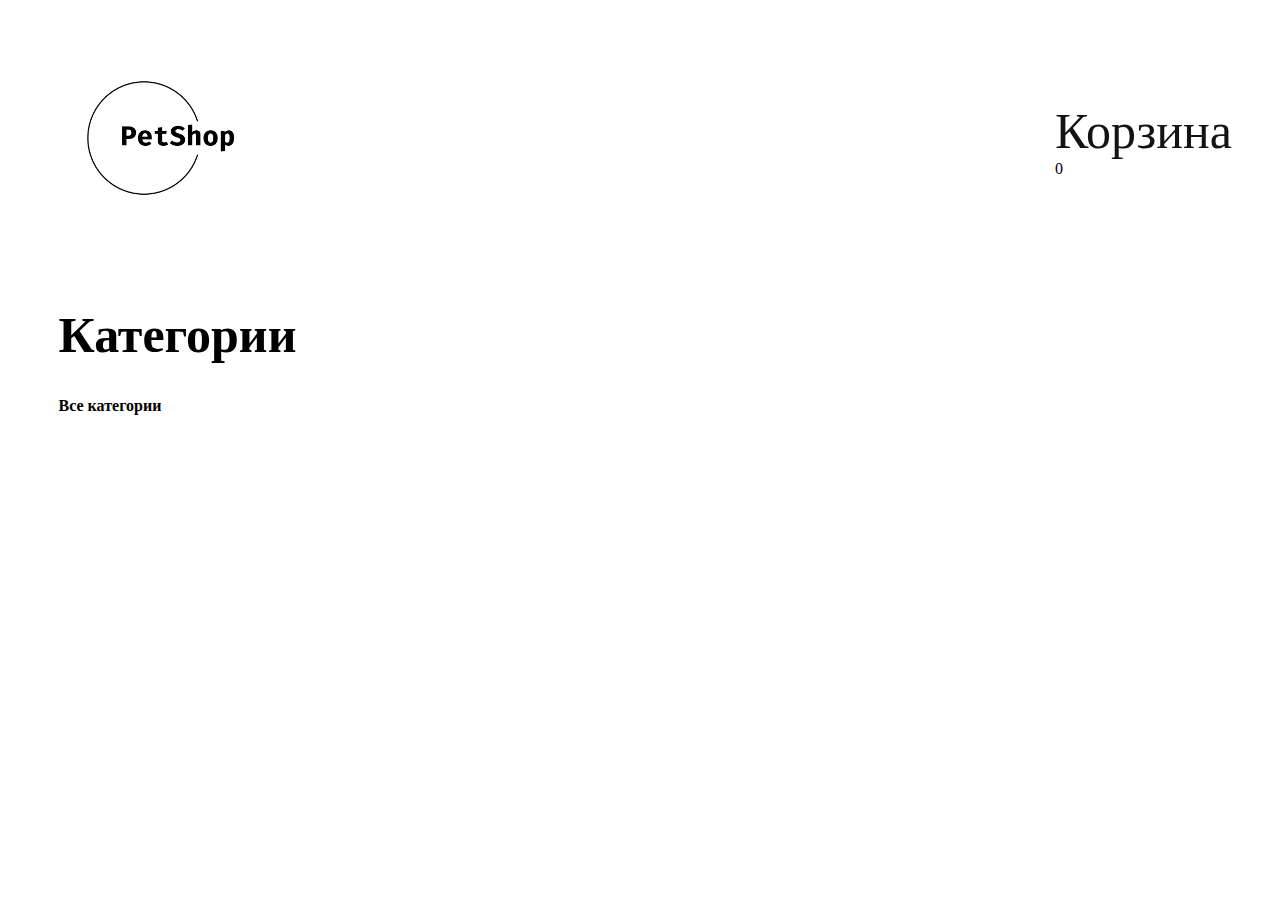
<file: pet shop/index.html>
<!DOCTYPE html>
<html lang="ru">

<head>
    <meta charset="UTF-8" />
    <meta name="viewport" content="width=device-width, initial-scale=1.0" />
    <title>PetShop!</title>
    <link rel="stylesheet" href="style.css" />
</head>

<body>
    <header class="header">
        <div class="container">
            <div class="header__inner">
                <a class="logo" href="#">
                    <img class="logo__img" src="images/logo-black.png" width="260" height="260" alt="nologo" />
                </a>
                <div class="card-container">
                    <a href="cart.html" class="basket">Корзина</a>
                    <div id="counter">
                        0
                    </div>
                </div>
            </div>
        </div>
        </div>
    </header>
    <section class="main_info" id="main">
        <div class="categories-container">
            <div class category></div>
                <h1 class="cat"><b>Категории </b></h1>
                <div class Allcategory></div>
        <a class="allcategoriezz"><b>Все категории </b> </a>
        </div>
        <div class="items-container">
        </div>
        
    </section>
    <script src="./main.js"></script>
</body>
</html>
</file>
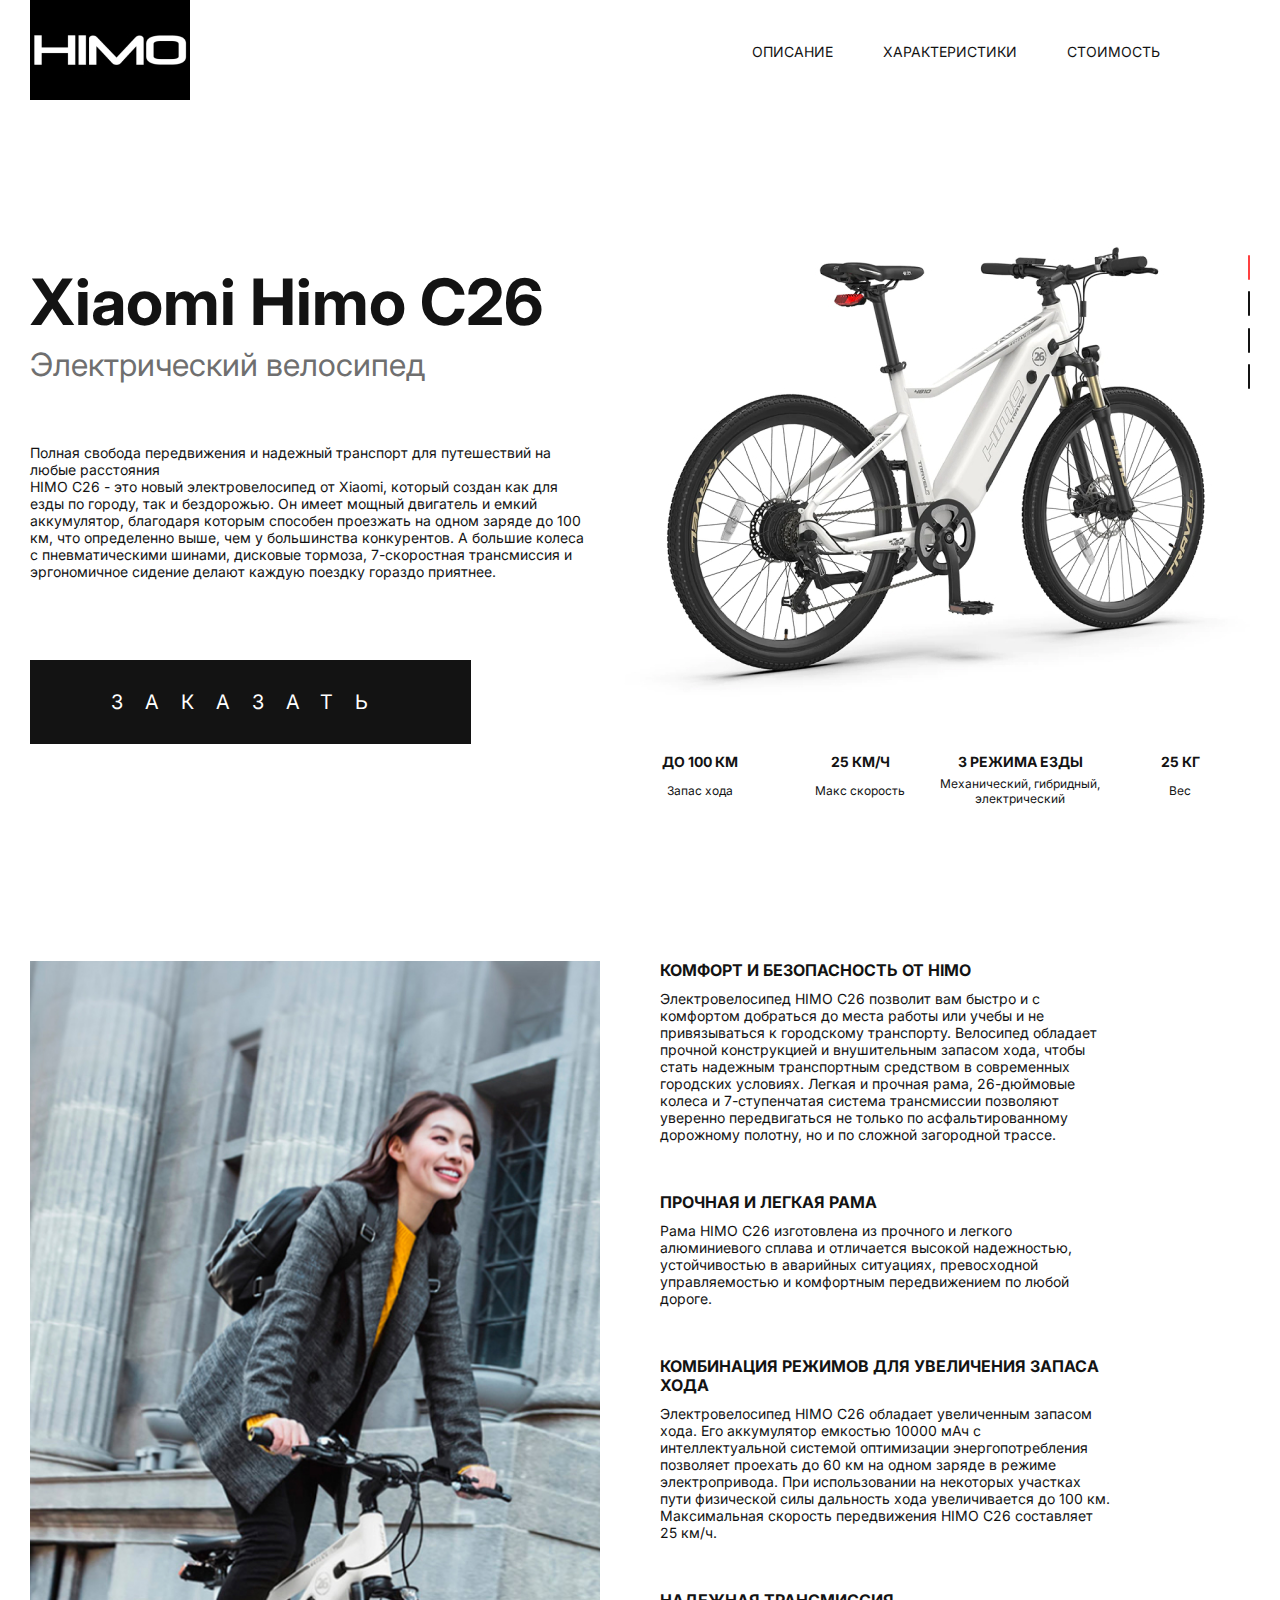
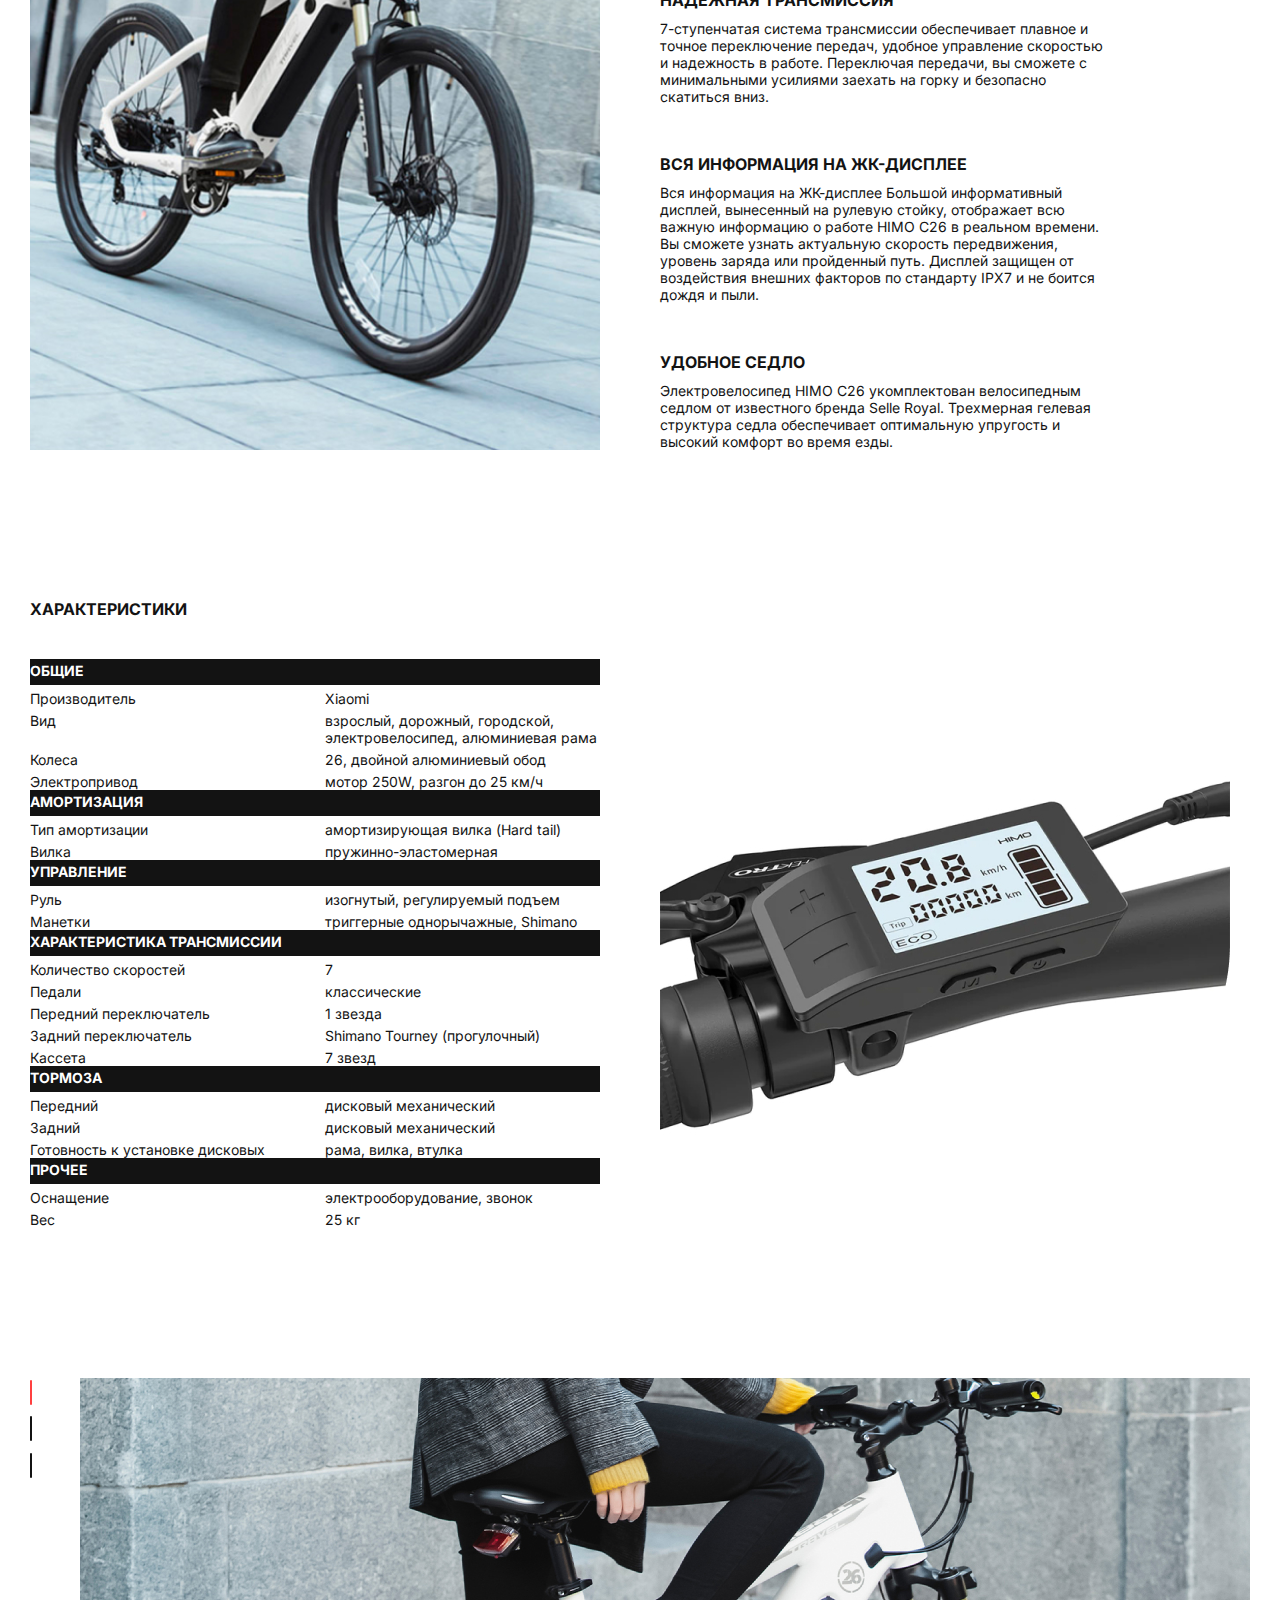
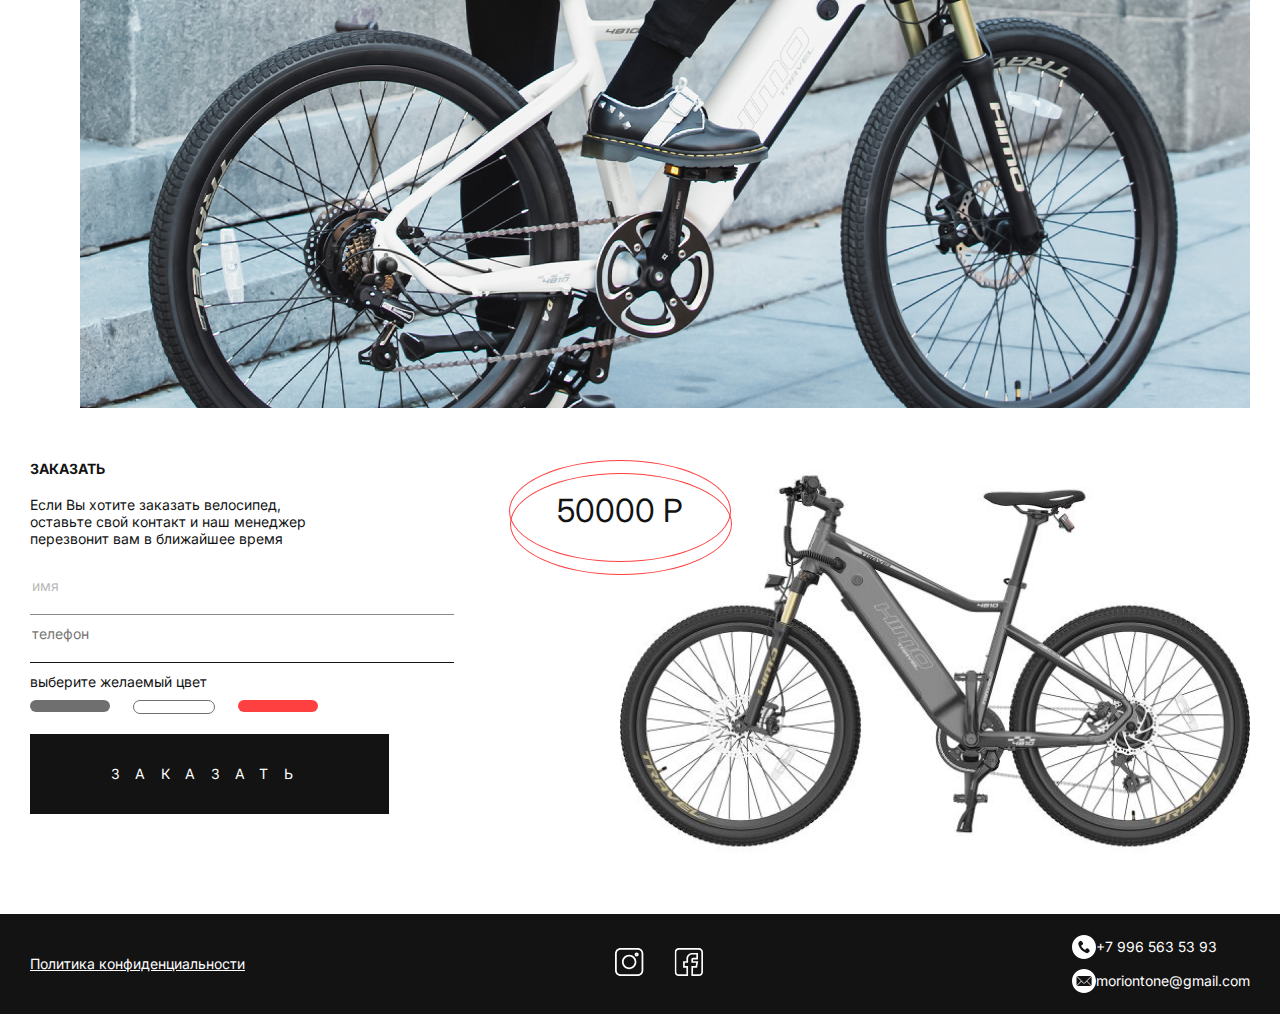
<file: testing/index.html>
<!DOCTYPE html>
<html lang="ru">
<head>
    <meta charset="UTF-8">
    <meta name="viewport" content="width=device-width, initial-scale=1.0">
    <title>Project X</title>
    <link rel="stylesheet" href="normalize.css">
    <link rel="preconnect" href="https://fonts.googleapis.com">
<link rel="preconnect" href="https://fonts.gstatic.com" crossorigin>
<link href="https://fonts.googleapis.com/css2?family=Inter:wght@400;700&display=swap" rel="stylesheet">
<link rel="stylesheet" href="slick/slick.css">
    <link rel="stylesheet" href="style.css">
</head>
<body>
    <header class="header">
        <div class="container">
        <div class="header__inner">
        <a class="logo" href="#">
            <img class="logo__img" src="images/logo.jpg" alt="logo">
        </a>
        <nav class="menu">
            <ul class="menu__list">
                <li class="menu__item">
                    <a class="menu__link" href="#info">Описание</a>
                </li>
                <li class="menu__item">
                    <a class="menu__link" href="#charachteristics">Характеристики</a>
                </li>
                <li class="menu__item">
                    <a class="menu__link" href="#price">Стоимость</a>
                </li>
            </ul>
        </div>
        </div>
        </nav>
    </header>
    <section class="bike">
        <div class="container">
        <div class="bike__inner">
            <div class="bike__column">
                <h1 class="bike__title">Xiaomi Himo C26</h1>
                <h3 class="bike__subtitle">Электрический велосипед</h3>
                <p class="biketext">Полная свобода передвижения и надежный транспорт для путешествий на любые расстояния</p>
                <p class="biketext">HIMO C26 - это новый электровелосипед от Xiaomi, который создан как для езды по городу, так и бездорожью. Он имеет мощный двигатель и емкий аккумулятор, благодаря которым способен проезжать на одном заряде до 100 км, что определенно выше, чем у большинства конкурентов. А большие колеса с пневматическими шинами, дисковые тормоза, 7-скоростная трансмиссия и эргономичное сидение делают каждую поездку гораздо приятнее. </p>
            </p>
                <a class="bike__link" href="#price">ЗАКАЗАТЬ</a>
            </div>
            <div class="bike__column bike__column-slider"> 
                <div class="bike-slider"> 
                    <img class="bike-slider__item" src="images/bike-1.jpg" alt="">
                    <img class="bike-slider__item" src="images/bike-2.jpg" alt="">
                    <img class="bike-slider__item" src="images/bike-3.jpg" alt="">
                    <img class="bike-slider__item" src="images/bike-4.jpg" alt="">
                </div>   
                <ul class="bike__list">
                <li class="bike__list-item">
                    <span class="bike__list-num">до 100 км </span>
                    <span class="bike__list-text">Запас хода</span>
                </li>
                <li class="bike__list-item">
                    <span class="bike__list-num">25 км/ч</span>
                    <span class="bike__list-text">Макс скорость</span>
                </li>
                <li class="bike__list-item">
                    <span class="bike__list-num">3 режима езды</span>
                    <span class="bike__list-text">Механический, гибридный, электрический</span>
                </li>
                <li class="bike__list-item">
                    <span class="bike__list-num">25 кг</span>
                    <span class="bike__list-text">Вес</span>
                </li>
            </ul>
            </div>
        </div>
        </div>
    </section>
    <section class="info" id="info">
        <div class="container">
            <div class="info__inner">
                <img class="info__img" src="images/info-img.jpg" alt="">
                <div class="info__list">
                    <div class="info__item">
                        <h4 class="info__item-title">
                            Комфорт и безопасность от HIMO
                        </h4>
                        <p class="info__item-text">
                            Электровелосипед HIMO C26 позволит вам быстро и с комфортом добраться до места работы или учебы и не привязываться к городскому транспорту. Велосипед обладает прочной конструкцией и внушительным запасом хода, чтобы стать надежным транспортным средством в современных городских условиях. Легкая и прочная рама, 26-дюймовые колеса и 7-ступенчатая система трансмиссии позволяют уверенно передвигаться не только по асфальтированному дорожному полотну, но и по сложной загородной трассе.
                        </p>
                    </div>
                    <div class="info__item">
                        <h4 class="info__item-title">
                            Прочная и легкая рама
                        </h4>
                        <p class="info__item-text">
                            Рама HIMO C26 изготовлена из прочного и легкого алюминиевого сплава и отличается высокой надежностью, устойчивостью в аварийных ситуациях, превосходной управляемостью и комфортным передвижением по любой дороге.
                        </p>
                    </div>
                    <div class="info__item">
                        <h4 class="info__item-title">
                            Комбинация режимов для увеличения запаса хода
                        </h4>
                        <p class="info__item-text">
                            Электровелосипед HIMO C26 обладает увеличенным запасом хода. Его аккумулятор емкостью 10000 мАч с интеллектуальной системой оптимизации энергопотребления позволяет проехать до 60 км на одном заряде в режиме электропривода. При использовании на некоторых участках пути физической силы дальность хода увеличивается до 100 км. Максимальная скорость передвижения HIMO C26 составляет 25 км/ч.
                        </p>
                    </div>
                    <div class="info__item">
                        <h4 class="info__item-title">
                            Надежная трансмиссия
                        </h4>
                        <p class="info__item-text">
                            7-ступенчатая система трансмиссии обеспечивает плавное и точное переключение передач, удобное управление скоростью и надежность в работе. Переключая передачи, вы сможете с минимальными усилиями заехать на горку и безопасно скатиться вниз.
                        </p>
                    </div>
                    <div class="info__item">
                        <h4 class="info__item-title">
                            Вся информация на ЖК-дисплее
                        </h4>
                        <p class="info__item-text">
                            Вся информация на ЖК-дисплее
Большой информативный дисплей, вынесенный на рулевую стойку, отображает всю важную информацию о работе HIMO C26 в реальном времени. Вы сможете узнать актуальную скорость передвижения, уровень заряда или пройденный путь. Дисплей защищен от воздействия внешних факторов по стандарту IPX7 и не боится дождя и пыли.
                        </p>
                    </div>
                    <div class="info__item">
                        <h4 class="info__item-title">
                            Удобное седло
                        </h4>
                        <p class="info__item-text">
                            Электровелосипед HIMO C26 укомплектован велосипедным седлом от известного бренда Selle Royal. Трехмерная гелевая структура седла обеспечивает оптимальную упругость и высокий комфорт во время езды.
                        </p>
                    </div>
                </div>
            </div>
        </div>
    </section>
    <section class="charachteristics"id="charachteristics">
        <div class="container">
            <h4 class="charachteristics__head">
                Характеристики
            </h4>
          <div class="charachteristics__inner">

            <div class="charachteristics__items">
                <ul class="characheristics__list">
                    <li class="charachteristics__title">
                        Общие
                    </li>
                        <li class="charachteristics__line">
                            <p class="charachteristics__name">Производитель</p>
                            <p class="charachteristics__descr">Xiaomi</p>
                        </li>
                        <li class="charachteristics__line">
                            <p class="charachteristics__name">Вид</p>
                            <p class="charachteristics__descr">взрослый, дорожный, городской, электровелосипед, алюминиевая рама</p>
                        </li>
                        <li class="charachteristics__line">
                            <p class="charachteristics__name">Колеса</p>
                            <p class="charachteristics__descr">26, двойной алюминиевый обод</p>
                        </li>
                        <li class="charachteristics__line">
                            <p class="charachteristics__name">Электропривод</p>
                            <p class="charachteristics__descr">мотор 250W, разгон до 25 км/ч</p>
                        </li>
                </ul>
                <ul class="characheristics__list">
                    <li class="charachteristics__title">
                        Амортизация
                    </li>
                        <li class="charachteristics__line">
                            <p class="charachteristics__name">Тип амортизации</p>
                            <p class="charachteristics__descr">амортизирующая вилка (Hard tail)</p>
                        </li>
                        <li class="charachteristics__line">
                            <p class="charachteristics__name">Вилка</p>
                            <p class="charachteristics__descr">пружинно-эластомерная</p>
                        </li>
                </ul>
                <ul class="characheristics__list">
                    <li class="charachteristics__title">управление
                    </li>
                        <li class="charachteristics__line">
                            <p class="charachteristics__name">Руль</p>
                            <p class="charachteristics__descr">изогнутый, регулируемый подъем</p>
                        </li>
                        <li class="charachteristics__line">
                            <p class="charachteristics__name">Манетки</p>
                            <p class="charachteristics__descr">триггерные однорычажные, Shimano</p>
                        </li>
                </ul>
                <ul class="characheristics__list">
                    <li class="charachteristics__title">характеристика трансмиссии
                    </li>
                        <li class="charachteristics__line">
                            <p class="charachteristics__name">Количество скоростей</p>
                            <p class="charachteristics__descr">7</p>
                        </li>
                        <li class="charachteristics__line">
                            <p class="charachteristics__name">Педали</p>
                            <p class="charachteristics__descr">классические</p>
                        </li>
                        <li class="charachteristics__line">
                            <p class="charachteristics__name">Передний переключатель</p>
                            <p class="charachteristics__descr">1 звезда</p>
                        </li>
                        <li class="charachteristics__line">
                            <p class="charachteristics__name">Задний переключатель</p>
                            <p class="charachteristics__descr">Shimano Tourney (прогулочный)</p>
                        </li>
                        <li class="charachteristics__line">
                            <p class="charachteristics__name">Кассета</p>
                            <p class="charachteristics__descr">7 звезд</p>
                        </li>
                </ul>
                <ul class="characheristics__list">
                    <li class="charachteristics__title">тормоза
                    </li>
                        <li class="charachteristics__line">
                            <p class="charachteristics__name">Передний</p>
                            <p class="charachteristics__descr">дисковый механический</p>
                        </li>
                        <li class="charachteristics__line">
                            <p class="charachteristics__name">Задний</p>
                            <p class="charachteristics__descr">дисковый механический</p>
                        </li>
                        <li class="charachteristics__line">
                            <p class="charachteristics__name">Готовность к установке дисковых</p>
                            <p class="charachteristics__descr">рама, вилка, втулка </p>
                        </li>
                </ul>
                <ul class="characheristics__list">
                    <li class="charachteristics__title">прочее
                    </li>
                        <li class="charachteristics__line">
                            <p class="charachteristics__name">Оснащение</p>
                            <p class="charachteristics__descr">электрооборудование, звонок</p>
                        </li>
                        <li class="charachteristics__line">
                            <p class="charachteristics__name">Вес</p>
                            <p class="charachteristics__descr">25 кг</p>
                        </li>
                </ul>
            </div>
            <img class="charachteristics__img" src="images/charachteristics-img.jpg" alt="">
          </div>
        </div>
    </section>
    <div class="slider">
        <div class="container">
            <div class="slider__items">
                <div class="slider__item">
                    <img class="slider__img" src="images/slider1.jpg" alt="">
                </div>
                <div class="slider__item">
                    <img class="slider__img" src="images/slider2.jpg" alt="">
                </div>
                <div class="slider__item">
                    <img class="slider__img" src="images/slider3.jpg" alt="">
                </div>
            </div>
        </div>
    </div>
    <section class="price"id="price">
        <div class="container">
            <div class="price__inner">
                <form class="form">
                    <h4 class="form_title">ЗАКАЗАТЬ</h4>
                    <p class="form__text">Если Вы хотите заказать велосипед, оставьте свой контакт и наш менеджер перезвонит вам в ближайшее время</p>
                    <input class="form__input-name" type="text" placeholder="имя">
                    <input class="form__input-phone" type="text" placeholder="телефон"> 
                          <p class="form__input-text">выберите желаемый цвет</p>
                    <div class="form__label-box">
                        <label class="form__label">
                            <input class="form__input-radio" type="radio" name="radio" checked>
                            <div class="form__bike">
                                <img class="form__bike-img" src="images/bike-grey.jpg" alt="">
                                <p class="form__bike-price">50000 Р</p>
                            </div>
                            <div class="form__radio-style form__radio-style--grey"></div>
                        </label>
                        <label class="form__label">
                            <input class="form__input-radio" type="radio" name="radio">
                            <div class="form__bike">
                                <img class="form__bike-img" src="images/bike-white.jpg" alt="">
                                <p class="form__bike-price">48000 Р</p>
                            </div>
                            <div class="form__radio-style form__radio-style--white"></div>
                        </label>
                        <label class="form__label">
                            <input class="form__input-radio" type="radio" name="radio">
                            <div class="form__bike">
                                <img class="form__bike-img" src="images/bike-red.jpg" alt="">
                                <p class="form__bike-price">51000 Р</p>
                            </div>
                            <div class="form__radio-style form__radio-style--red"></div>
                        </label>
                    </div>
                    <button class="form__btn" type="submit">ЗАКАЗАТЬ</button>
                </form>
            </div>
        </div>
    </section>
    <footer class="footer">
        <div class="container">
            <div class="footer__inner">
                <a class="footer__link" href="#">Политика конфиденциальности</a>
                <div class="footer__social">
                    <a class="footer__social-link" href="#">
                        <img class="footer__social-img" src="images/insta.svg" alt="">

                    </a>
                    <a class="footer__social-link" href="#">
                        <img class="footer__social-img" src="images/fb.svg" alt="">
                    </a>
                </div>
                <div class="footer__contacts">
                    <a class="footer__contacts-link" href="tel: +79965635393">
                        <img class="footer__contact-img" src="images/tel.svg" alt="">
                        <span>+7 996 563 53 93</span>
                        </a>
                    <a class="footer__contacts-link" href="email: moriontone@gmail.com">
                        <img class="footer__contact-img" src="images/mail.svg" alt="">
                        <span>moriontone@gmail.com</span>
                        </a>
                </div>
            </div>
        </div>
    </footer>
    <script src="https://ajax.googleapis.com/ajax/libs/jquery/3.7.0/jquery.min.js"></script>
    <script src="slick/slick.min.js"></script>
    <script src="main.js"></script>
</body>
</html>
</file>
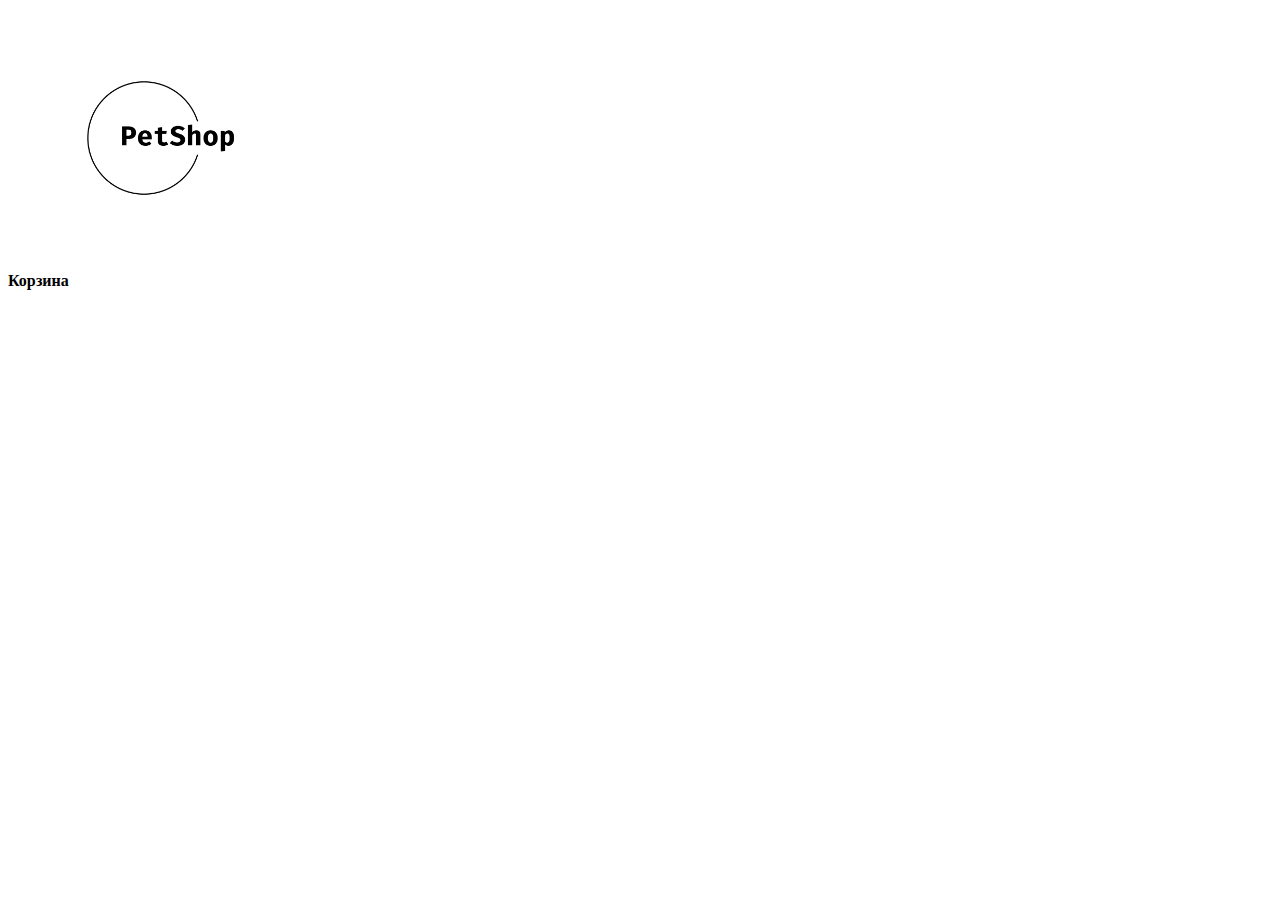
<file: pet shop/cart.html>
<!DOCTYPE html>
<html lang="ru">
    <head>
        <meta charset="UTF-8" />
        <meta name="viewport" content="width=device-width, initial-scale=1.0" />
        <title>PetShop!</title>
        <link rel="stylesheet" href="style.css" />
    </head>

    <body>
        <header class="header">
            <div class="container">
                <div class="header__inner">
                    <a class="logo" href="#">
                        <img class="logo__img" src="images/logo-black.png" width="260" height="260" alt="nologo" />
                    </a>
                    </header>
            <section class = 'cart__main'>
                <div class = cart-container>
                    <a class = 'cartname'><b>Корзина</b></a>
                </div>
                <div class="items-container">
                </div>
            </section>
            <script src="./card.js"></script>
    </body>
</html>
</file>
<file: pet shop/style.css>
*,
*::after *::before {
    box-sizing: border-box;
}
a {
    text-decoration: none;
}
.html {
    scroll-behavior: smooth;
}
.body {
    font-family: 'Inter', sans-serif;
    font-weight: 400;
    font-size: 14px;
    line-height: 17px;
    color: #131313;
}
.container {
    max-width: 1440px;
    padding: 0 40px;
}

.header__inner {
    display: flex;
    justify-content: space-between;
    align-items: center;
}
.basket {
    padding-right: 5%;
    border-radius: 5px;
    font-size: 50px;
    color: #131313;
}
.main_info {
    display: flex;
    align-content: flex-start;
    justify-content: space-between;
    padding-left: 4%;
}
.categories {
    display: flex;
    flex-direction: column;
    line-height: 500%;
    text-transform: uppercase;
    font-size: large;
}
.items {
    text-align: center;
    align-items: center;
    border: 1px solid #131313;
    padding: 5px;
    width: 180px;
    height: 200px;
}
.items-container {
    display: flex;
    align-items: center;
    justify-content: space-between;
    width: 70%;
}
.counter__inner {
    font-size: 50px;
    color: #f1f1f1;
}
.null span {
    color: #131313;
    padding: 0 8px;
    font-size: 20px;
}
.counter {
    position: absolute;
    bottom: 10px;
    right: 10px;
    display: inline-block;
    color: red;
}
.cat {
    font-size: 50px;
}
.card-container {
    position: relative;
}
.items > img {
    width: 50px;
}
.counterInput {
    border: #131313;
}
</file>
<file: testing/style.css>
*,
*::after
*::before{
    box-sizing: border-box;
}

html{
    scroll-behavior: smooth;
}
ul{
    margin: 0;
    padding: 0;
    list-style: none;
}
li{
    padding-left: 0;
}
/* коммент в новой строке = ctrl+/.,?(кнопка около шифта правого) */
a{
    text-decoration: none;
    color: inherit; /*наследование цвета за старшим элементом*/
}
p{
    margin: 0;
}
body{
    font-family: 'Inter', sans-serif;
    font-weight: 400;
    font-size: 14px;
    line-height: 17px;
    color: #131313;
}
.container{
    max-width: 1220px;
    padding: 0 10px;
    margin: 0 auto;
}

.header__inner{
    display: flex;
    justify-content: space-between;
    align-items: center;
}
.menu{
    margin-right: 70px;
}
.menu__list{
    display: flex;
    
}
.menu__item + .menu__item{
padding-left: 10px;
}
.menu__link{
text-transform: uppercase; /*это "капслок текста"*/
padding: 43px 20px;
transition: 0.3s; /*плавный переход*/
}
.menu__link:hover{
    background-color: #131313;
    color: #fff;

}
.bike{
    padding: 100px 0 0px;
}
.bike__inner{
    display: flex;
    justify-content: space-between;

}
.bike__column-slider{
    flex-basis: 630px;
    margin-left: 30px;
    max-width: 630px;
}
.bike__title{
    font-weight: 700;
    font-size: 64px;
    line-height: 77px;
    margin: 60px 0 5px;
}
.bike__subtitle{
    margin: 0 0 60px;
    color: #6f6f6f;
    font-size: 32px;
    font-weight: 400;
    line-height: 39px;
}
.bike__text{
    margin-bottom: 20px;
    max-width: 420px;
}
.bike__link{
    margin-top: 80px;
display: inline-block;
background-color: #131313;
color:#fff;
padding: 28px 81px;
text-transform: uppercase;
font-size: 20px;
line-height: 28px;
letter-spacing: 1.1em;
transition: all .3s;
}
.bike__link:hover{
    background-color: #ff4040;
}
.bike-slider .slick-dots{
    right: 0;
    top: 50px;
}
.slick-dots{
    position: absolute;
}
.slick-dots li + li{
    padding-top: 10px;

} 
.slick-dots button{
    padding: 0;
    font-size: 0;
    border: 0;
    background-color: #131313;
    width: 2px;
    height: 25px;
    border-radius: 7px;
    cursor: pointer;
    transition: 0.3s;
}
.slick-dots button:hover,
.slick-active button{
    background-color: #ff4040;   
}
.bike__list{
    margin-top: 25px;
    display: flex;
    justify-content: space-around;
}
.bike__list-item{
    min-width: 160px;
    display: flex;
    flex-direction: column;
    align-items: center;
    text-align: center;
    min-height: 58px;
}
.bike__list-num{
    font-weight: 700;
    text-transform: uppercase;
}
.bike__list-text{
    font-weight: 400;
    font-size: 12px;
    line-height: 15px;
    margin: auto 0;
}
.info{
    padding-top: 150px;
    margin-bottom: 50px;
}
.info__inner{
    display: flex;
}
.info__img{
    margin-right: 60px;
    flex-basis: 570px;
    object-fit: cover;
}
.info__list{
flex-basis: 490px;
}
.info__item + .info__item{
padding-top: 50px;
}
.info__item-title{
    font-size: 16px;
    line-height: 19px;
    margin: 0 0 10px;
    text-transform: uppercase;
}
.info__item-text{
max-width: 450px;
}
.charachteristics{
    padding-top: 100px;
    margin-bottom: 150px;
}
.charachteristics__head{
    margin: 0 0 40px;
    font-size: 16px;
    line-height: 19px;
    text-transform: uppercase;
}
.charachteristics__inner{
    display: flex;
}
.charachteristics__img{
    align-self: center;
}
.charachteristics__items{
    flex-basis: 570px;
    margin-right: 60px;
}
.charachteristics__list + .charachteristics__list{
    padding-top: 30px;
}
.charachteristics__title{
    padding: 3px 0 6px;
    text-transform: uppercase;
    background-color: #131313;
    color: #fff;
    font-weight: 700;
}
.charachteristics__line{
    display: flex;
    padding-top: 5px;
}
.charachteristics__name{
    flex-basis: 285px;
    padding-right: 20px;
}
.charachteristics__descr{
    flex-basis: 285px;
}
.slider{
    margin-bottom: 50px;
}
.slider__items .slick-dots{
top: 0;
left: 0;
}
.slider__item{
padding-left: 50px;
}
.price{
    margin-bottom: 100px;
}
.form{
    max-width: 420px;
}
.form__title{
    margin-bottom: 40px;
    font-style: 16px;
    line-height: 19px;
    text-transform: uppercase;
}
.form__text{
    max-width: 300px;
    margin-bottom: 30px; 
}
.form__input-name,
.form__input-phone{
width: 100%;
border: none;
border-bottom: 1px solid #131313;
margin-bottom: 10px;
padding-bottom: 20px;
}
.form__input-name,
.form__input-phone
.form__input-text{
    color: #6F6F6F;
    opacity: 0.5;

}
.form__input-text{
    margin-bottom: 10px;
}
.form__label-box{
    display: flex;
}
.form__input-radio{
position: absolute;
width: 1px;
height: 1px;
overflow: hidden;
clip: rect(0 0 0 0);
}
.price__inner{
    position: relative;
}
.form__bike{
    display: none;
    position: absolute;
    right: 0;
    top: 0;

}
.form__radio-style{
background:#6F6F6F;
border-radius: 30px;
width: 80px;
height: 12px;
}
.form__radio-style--grey{
    background:#6F6F6F;    
}
.form__radio-style--white{
    background:#fff; 
    border: 1px solid #6F6F6F;
}
.form__radio-style--red{
    background:#ff4040;  
}
.form__label + .form__label{
    margin-left: 23px;

}
.form__btn{
    margin-top: 20px;
    background-color: #131313;
    padding: 28px 81px;
    border: none;
    color: #fff;
    text-transform: uppercase;
    font-style: 20px;
    line-height: 24px;
    letter-spacing: 1.1em;
    cursor: pointer;
    transition: all .3s;
}
.form__btn:hover{
    background-color: #ff4040;
}
.form__input-radio:checked + .form__bike{
    display: block;
}
.form__bike-price{
    font-size: 32px;
    line-height: 100px;
    position:absolute;
    top: 0;
    left: 0;
    right: 0;
    width: 220px;
    height: 100px;
    display: flex;
    justify-content: center;
    align-items: center;
    border: 1px solid #ff4040;
    border-radius: 50%;
    transform: translateX(-50%)
}
.form__bike-price:after{
    content:"";
    position: absolute;
    height: 100px;
    width: 220px;
    border: 1px solid #ff4040;
    border-radius: 50%;
    top: 12px;
    left: 0;
}
.footer{
    background-color: #131313;
}
.footer__inner{
    display: flex;
    justify-content: space-between;
    align-items: center;
    height: 100px;
}
.footer__link{
    color: #fff;
    text-decoration: underline;
    font-style: 12px;
    line-height: 15px;
}
.footer__social-link + .footer__social-link{
margin-left: 26px;
} 
.footer__contacts{
color: #fff;
font-style: 12px;
line-height: 15px;
}
.footer__contacts-link{
display: flex;
align-items: center;
}
.footer__contacts-link + .footer__contacts-link{
    margin-top: 10px;
}
.footer__contacts-img{
    margin-right: 10px;

}
</file>
